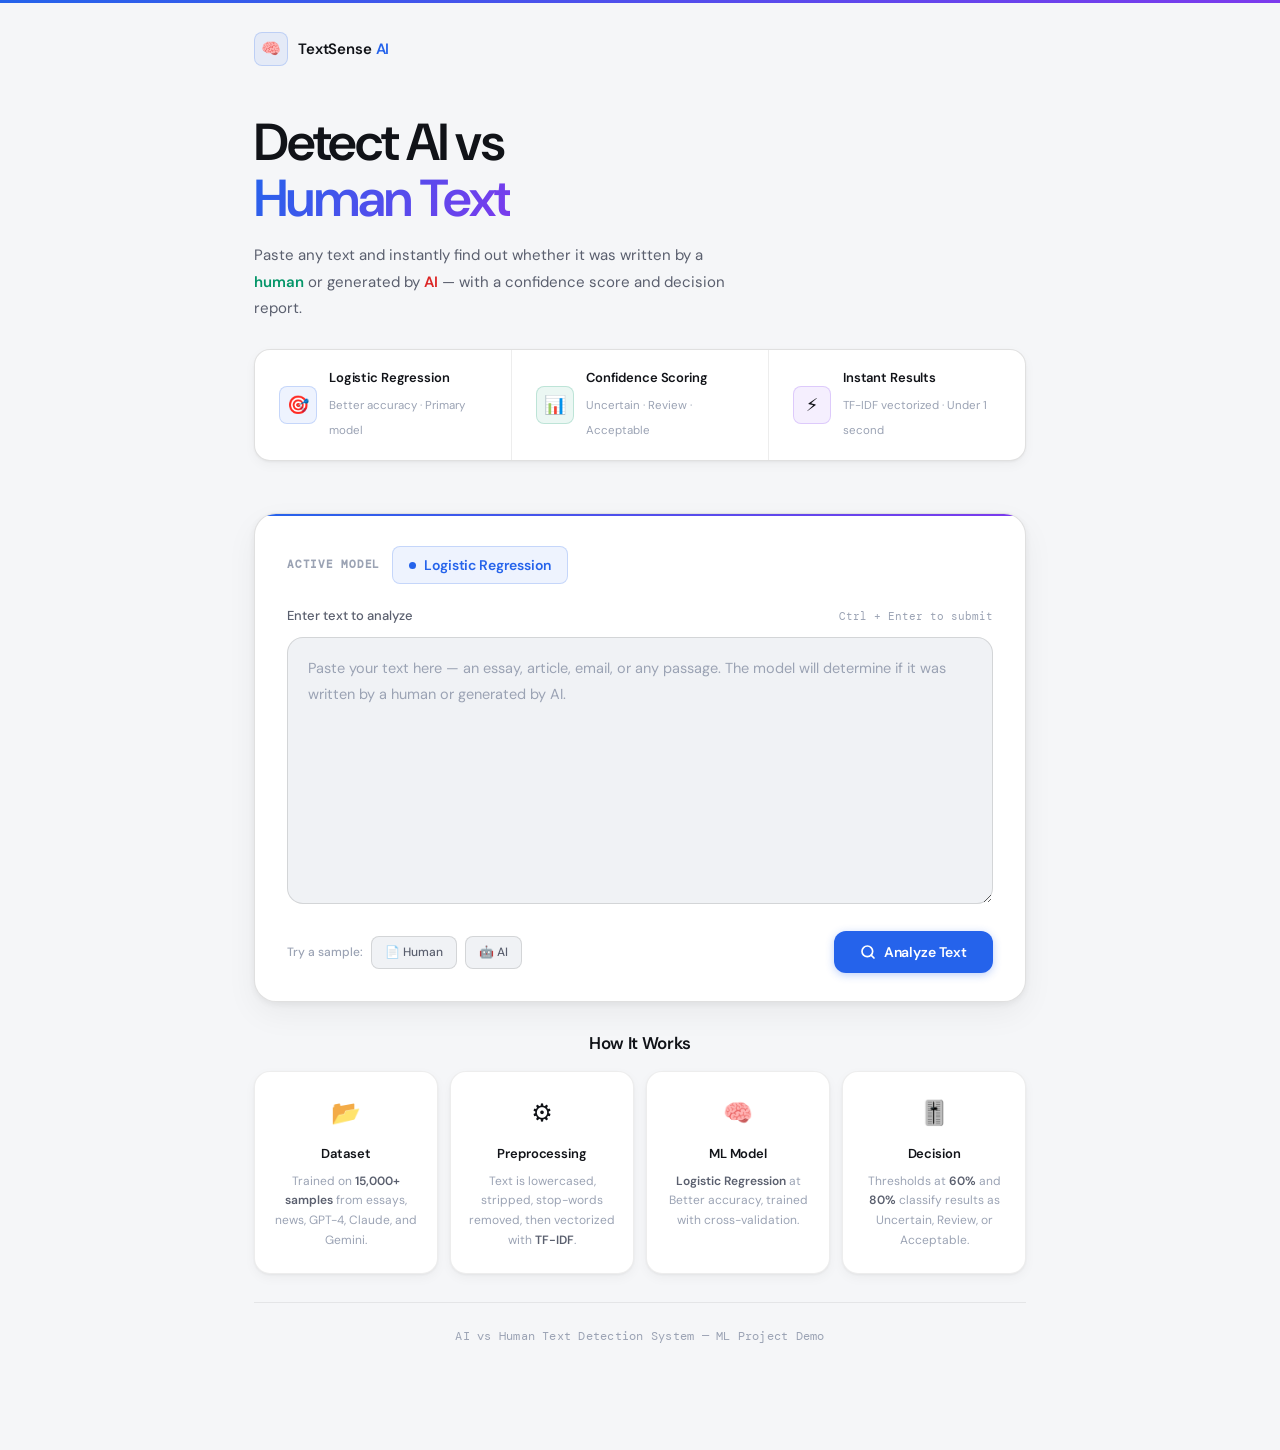
<file: index.html>
<!DOCTYPE html>
<html lang="en">
<head>
  <meta charset="UTF-8" />
  <meta name="viewport" content="width=device-width, initial-scale=1.0" />
  <title>AI vs Human Text Detector</title>
  <meta name="description" content="Detect whether text is human-written or AI-generated using ML models." />
  <link rel="stylesheet" href="style.css" />
</head>
<body>

  <!-- kept in DOM, hidden via CSS -->
  <div class="bg-blobs">
    <div class="blob b1"></div>
    <div class="blob b2"></div>
    <div class="blob b3"></div>
    <div class="blob b4"></div>
  </div>
  <div class="grid-lines"></div>

  <div class="wrapper">

    <!-- ── NAV ── -->
    <nav class="navbar">
      <div class="brand">
        <div class="brand-icon">🧠</div>
        <span class="brand-name">TextSense <em>AI</em></span>
      </div>
      
    </nav>

    <!-- ── HERO ── -->
    <header class="hero fade-in">
      

      <h1 class="hero-title">
        Detect AI vs<br />
        <span class="grad-text">Human Text</span>
      </h1>

      <p class="hero-sub">
        Paste any text and instantly find out whether it was written by a
        <span class="hl-green">human</span> or generated by
        <span class="hl-red">AI</span> — with a confidence score and decision report.
      </p>

      <!-- Info block replacing stat bar -->
      <div class="hero-desc-block">
        <div class="hero-desc-item">
          <div class="hero-desc-icon blue">🎯</div>
          <div class="hero-desc-text">
            <strong>Logistic Regression</strong>
            <span>Better accuracy · Primary model</span>
          </div>
        </div>
        <div class="hero-desc-sep"></div>
        <div class="hero-desc-item">
          <div class="hero-desc-icon green">📊</div>
          <div class="hero-desc-text">
            <strong>Confidence Scoring</strong>
            <span>Uncertain · Review · Acceptable</span>
          </div>
        </div>
        <div class="hero-desc-sep"></div>
        <div class="hero-desc-item">
          <div class="hero-desc-icon violet">⚡</div>
          <div class="hero-desc-text">
            <strong>Instant Results</strong>
            <span>TF-IDF vectorized · Under 1 second</span>
          </div>
        </div>
      </div>
    </header>

    <!-- ── INPUT CARD ── -->
    <main class="glass-card input-card fade-in" style="animation-delay:.12s">

      <div class="card-top-line"></div>

      <!-- Single Model Display -->
      <div class="model-row">
        <span class="model-label">Active Model</span>
        <div class="model-badge">
          <span class="model-badge-dot"></span>
          Logistic Regression
        </div>
       
      </div>

      <!-- Textarea -->
      <div class="input-group">
        <div class="input-top-row">
          <label class="input-lbl" for="txtInput">Enter text to analyze</label>
          <span class="input-hint">Ctrl + Enter to submit</span>
        </div>
        <textarea
          id="txtInput"
          class="txtarea"
          placeholder="Paste your text here — an essay, article, email, or any passage. The model will determine if it was written by a human or generated by AI."
          rows="9"
        ></textarea>
      </div>

      <!-- Actions -->
      <div class="card-actions">
        <div class="sample-group">
          <span class="sample-lbl">Try a sample:</span>
          <span class="chip-btn" onclick="loadSample('human')">📄 Human</span>
          <span class="chip-btn chip-ai" onclick="loadSample('ai')">🤖 AI</span>
        </div>
        <button class="btn-analyze" onclick="analyzeText()">
          <svg width="16" height="16" viewBox="0 0 24 24" fill="none"
               stroke="currentColor" stroke-width="2.5"
               stroke-linecap="round" stroke-linejoin="round">
            <circle cx="11" cy="11" r="8"/>
            <path d="m21 21-4.35-4.35"/>
          </svg>
          Analyze Text
          <span class="btn-shine"></span>
        </button>
      </div>

    </main>

    <!-- ── HOW IT WORKS ── -->
    <section class="how-section fade-in" style="animation-delay:.24s">
      <h2 class="sec-title">How It Works</h2>
      <div class="how-grid">

        <div class="how-card glass-card-sm">
          <div class="how-ico">📂</div>
          <h3>Dataset</h3>
          <p>Trained on <strong>15,000+ samples</strong> from essays, news, GPT-4, Claude, and Gemini.</p>
        </div>

        <div class="how-card glass-card-sm">
          <div class="how-ico">⚙️</div>
          <h3>Preprocessing</h3>
          <p>Text is lowercased, stripped, stop-words removed, then vectorized with <strong>TF-IDF</strong>.</p>
        </div>

        <div class="how-card glass-card-sm">
          <div class="how-ico">🧠</div>
          <h3>ML Model</h3>
          <p><strong>Logistic Regression</strong> at Better accuracy, trained with cross-validation.</p>
        </div>

        <div class="how-card glass-card-sm">
          <div class="how-ico">🎚️</div>
          <h3>Decision</h3>
          <p>Thresholds at <strong>60%</strong> and <strong>80%</strong> classify results as Uncertain, Review, or Acceptable.</p>
        </div>

      </div>
    </section>

    <footer class="site-footer">
      AI vs Human Text Detection System &mdash; ML Project Demo
    </footer>

  </div>

  <!-- ── JAVASCRIPT (unchanged) ── -->
  <script>
    function loadSample(type) {
      const samples = {
        human: `I remember the first time I tried to bake bread. It was a rainy Sunday afternoon and I had nothing better to do. The dough kept sticking to my hands and I had no idea what I was doing. My grandmother used to make it look so easy, but standing there in my kitchen, flour everywhere, I realized how much skill actually goes into it. The loaf came out dense and a little burnt on the bottom, but I ate it anyway — proudly.`,
        ai: `Artificial intelligence has revolutionized numerous industries by enabling machines to perform tasks that traditionally required human intelligence. Through the utilization of advanced algorithms and neural networks, AI systems can process vast amounts of data, identify patterns, and generate insights with remarkable efficiency. Furthermore, the integration of machine learning techniques has significantly enhanced the capability of these systems to adapt and improve over time.`
      };
      document.getElementById('txtInput').value = samples[type];
    }

    document.getElementById('txtInput').addEventListener('keydown', function(e) {
      if (e.ctrlKey && e.key === 'Enter') analyzeText();
    });

    async function analyzeText() {
      const text = document.getElementById('txtInput').value.trim();

      if (!text) {
        alert('Please enter some text first!');
        return;
      }

      const btn = document.querySelector('.btn-analyze');
      btn.innerHTML = '⏳ Analyzing...';
      btn.disabled = true;

      try {
        const response = await fetch('http://127.0.0.1:5000/predict', {
          method: 'POST',
          headers: { 'Content-Type': 'application/json' },
          body: JSON.stringify({ text: text })
        });

        const result = await response.json();

        localStorage.setItem('analysisResult', JSON.stringify({
          prediction:   result.prediction,
          confidence:   result.confidence,
          decision:     result.decision,
          word_count:   result.word_count,
          text_preview: text.substring(0, 120) + (text.length > 120 ? '...' : '')
        }));

        window.location.href = 'result.html';

      } catch (error) {
        alert('❌ Error connecting to server. Make sure app.py is running!');
        btn.innerHTML = `<svg width="16" height="16" viewBox="0 0 24 24" fill="none"
          stroke="currentColor" stroke-width="2.5"
          stroke-linecap="round" stroke-linejoin="round">
          <circle cx="11" cy="11" r="8"/><path d="m21 21-4.35-4.35"/>
        </svg> Analyze Text<span class="btn-shine"></span>`;
        btn.disabled = false;
      }
    }
  </script>

</body>
</html>
</file>
<file: style.css>
/* =============================================================
   AI vs Human Text Detector — Shared Stylesheet
   Theme: Clean Light · Minimal · Editorial
   ============================================================= */

@import url('https://fonts.googleapis.com/css2?family=DM+Sans:wght@300;400;500;600&family=DM+Mono:wght@400;500&display=swap');

*, *::before, *::after { box-sizing: border-box; margin: 0; padding: 0; }
a { text-decoration: none; }
button, input, textarea, select { font-family: inherit; }

/* ── Design Tokens ── */
:root {
  --bg:          #f5f6f8;
  --surface:     #ffffff;
  --surface2:    #f0f2f5;
  --surface3:    #e8ebf0;
  --border:      rgba(0,0,0,0.07);
  --border-hi:   rgba(0,0,0,0.12);

  --text:        #111318;
  --text-2:      #5a5f6e;
  --text-3:      #9ba3b4;

  --accent:      #2563eb;
  --accent-light:rgba(37,99,235,0.08);
  --accent-bd:   rgba(37,99,235,0.2);

  --green:       #059669;
  --green-dim:   rgba(5,150,105,0.08);
  --green-bd:    rgba(5,150,105,0.2);

  --red:         #dc2626;
  --red-dim:     rgba(220,38,38,0.08);
  --red-bd:      rgba(220,38,38,0.2);

  --amber:       #d97706;
  --amber-dim:   rgba(217,119,6,0.08);
  --amber-bd:    rgba(217,119,6,0.2);

  --violet:      #7c3aed;
  --violet-dim:  rgba(124,58,237,0.08);
  --violet-bd:   rgba(124,58,237,0.2);

  --radius-sm:   8px;
  --radius:      12px;
  --radius-lg:   16px;
  --radius-xl:   22px;

  --font:        'DM Sans', system-ui, sans-serif;
  --mono:        'DM Mono', monospace;

  --shadow-sm:   0 1px 3px rgba(0,0,0,0.06), 0 4px 12px rgba(0,0,0,0.04);
  --shadow:      0 2px 8px rgba(0,0,0,0.07), 0 12px 32px rgba(0,0,0,0.05);
  --shadow-lg:   0 4px 16px rgba(0,0,0,0.09), 0 24px 48px rgba(0,0,0,0.07);

  --t:           200ms;
  --ease:        cubic-bezier(0.4, 0, 0.2, 1);
}

html { scroll-behavior: smooth; font-size: 16px; }

body {
  font-family: var(--font);
  background: var(--bg);
  color: var(--text);
  min-height: 100vh;
  overflow-x: hidden;
  -webkit-font-smoothing: antialiased;
  line-height: 1.6;
}

/* Top accent stripe */
body::before {
  content: '';
  position: fixed;
  top: 0; left: 0; right: 0;
  height: 3px;
  background: linear-gradient(90deg, var(--accent), var(--violet));
  z-index: 100;
}

.wrapper {
  position: relative;
  z-index: 1;
  max-width: 820px;
  margin: 0 auto;
  padding: 0 24px 80px;
}

.fade-in { animation: fadeUp 0.45s var(--ease) both; }
@keyframes fadeUp {
  from { opacity: 0; transform: translateY(14px); }
  to   { opacity: 1; transform: translateY(0); }
}

.bg-blobs, .grid-lines { display: none; }

/* =============================================================
   NAVBAR
   ============================================================= */
.navbar {
  display: flex;
  align-items: center;
  justify-content: space-between;
  padding: 32px 0 48px;
}

.brand {
  display: flex;
  align-items: center;
  gap: 10px;
}

.brand-icon {
  width: 34px;
  height: 34px;
  background: var(--accent-light);
  border: 1px solid var(--accent-bd);
  border-radius: var(--radius-sm);
  display: grid;
  place-items: center;
  font-size: 16px;
}

.brand-name {
  font-size: 15px;
  font-weight: 600;
  color: var(--text);
  letter-spacing: -0.01em;
}

.brand-name em {
  font-style: normal;
  color: var(--accent);
}

.nav-pill {
  display: flex;
  align-items: center;
  gap: 7px;
  padding: 6px 13px;
  background: var(--green-dim);
  border: 1px solid var(--green-bd);
  border-radius: 100px;
  font-size: 11.5px;
  font-weight: 500;
  color: var(--green);
  font-family: var(--mono);
}

.live-dot {
  width: 6px;
  height: 6px;
  border-radius: 50%;
  background: var(--green);
  animation: pulse 2.4s ease-in-out infinite;
}

@keyframes pulse {
  0%, 100% { opacity: 1; }
  50%       { opacity: 0.3; }
}

.nav-back-btn {
  display: flex;
  align-items: center;
  gap: 7px;
  padding: 8px 16px;
  background: var(--surface);
  border: 1px solid var(--border-hi);
  border-radius: var(--radius);
  font-size: 13px;
  font-weight: 500;
  color: var(--text-2);
  box-shadow: var(--shadow-sm);
  transition: color var(--t) var(--ease), box-shadow var(--t) var(--ease), background var(--t) var(--ease);
}

.nav-back-btn:hover {
  color: var(--accent);
  background: var(--accent-light);
  border-color: var(--accent-bd);
  box-shadow: var(--shadow);
}

/* =============================================================
   HERO
   ============================================================= */
.hero { padding: 0 0 52px; }
.result-hero { padding: 0 0 36px; }

.hero-chip {
  display: inline-flex;
  align-items: center;
  gap: 6px;
  padding: 5px 13px;
  background: var(--accent-light);
  border: 1px solid var(--accent-bd);
  border-radius: 100px;
  font-family: var(--mono);
  font-size: 11px;
  font-weight: 500;
  letter-spacing: 0.05em;
  text-transform: uppercase;
  color: var(--accent);
  margin-bottom: 22px;
}

.hero-title {
  font-size: clamp(34px, 5.5vw, 52px);
  font-weight: 600;
  line-height: 1.08;
  letter-spacing: -0.03em;
  color: var(--text);
  margin-bottom: 16px;
}

.grad-text {
  background: linear-gradient(120deg, var(--accent) 0%, var(--violet) 100%);
  -webkit-background-clip: text;
  -webkit-text-fill-color: transparent;
  background-clip: text;
}

.hero-sub {
  font-size: 15px;
  color: var(--text-2);
  max-width: 480px;
  line-height: 1.75;
}

/* Hero info block (replaces stat bar) */
.hero-desc-block {
  display: flex;
  align-items: stretch;
  gap: 0;
  margin-top: 28px;
  background: var(--surface);
  border: 1px solid var(--border-hi);
  border-radius: var(--radius-lg);
  box-shadow: var(--shadow-sm);
  overflow: hidden;
}

.hero-desc-item {
  display: flex;
  align-items: center;
  gap: 12px;
  padding: 18px 24px;
  flex: 1;
}

.hero-desc-icon {
  width: 38px;
  height: 38px;
  border-radius: var(--radius-sm);
  display: grid;
  place-items: center;
  font-size: 18px;
  flex-shrink: 0;
}

.hero-desc-icon.blue   { background: var(--accent-light);  border: 1px solid var(--accent-bd); }
.hero-desc-icon.green  { background: var(--green-dim);      border: 1px solid var(--green-bd); }
.hero-desc-icon.violet { background: var(--violet-dim);     border: 1px solid var(--violet-bd); }

.hero-desc-text strong {
  display: block;
  font-size: 13px;
  font-weight: 600;
  color: var(--text);
  letter-spacing: -0.01em;
  margin-bottom: 2px;
}

.hero-desc-text span {
  font-size: 11.5px;
  color: var(--text-3);
}

.hero-desc-sep {
  width: 1px;
  background: var(--border);
  flex-shrink: 0;
}

/* Color helpers */
.c-green  { color: var(--green) !important; }
.c-red    { color: var(--red) !important; }
.c-violet { color: var(--violet) !important; }
.c-amber  { color: var(--amber) !important; }
.hl-green { color: var(--green); font-weight: 600; }
.hl-red   { color: var(--red);   font-weight: 600; }

/* =============================================================
   CARD BASE
   ============================================================= */
.glass-card {
  background: var(--surface);
  border: 1px solid var(--border-hi);
  border-radius: var(--radius-xl);
  box-shadow: var(--shadow);
  position: relative;
  overflow: hidden;
}

.glass-card-sm {
  background: var(--surface);
  border: 1px solid var(--border);
  border-radius: var(--radius-lg);
  box-shadow: var(--shadow-sm);
  transition: border-color var(--t) var(--ease), box-shadow var(--t) var(--ease), transform var(--t) var(--ease);
}

.glass-card-sm:hover {
  border-color: var(--border-hi);
  box-shadow: var(--shadow);
  transform: translateY(-2px);
}

.card-top-line {
  position: absolute;
  top: 0; left: 0; right: 0;
  height: 2px;
  background: linear-gradient(90deg, var(--accent), var(--violet));
  pointer-events: none;
}

.card-top-green  { background: linear-gradient(90deg, var(--green), #34d399); }
.card-top-violet { background: linear-gradient(90deg, var(--violet), #a78bfa); }
.card-top-red    { background: linear-gradient(90deg, var(--red), #f87171); }
.card-top-amber  { background: linear-gradient(90deg, var(--amber), #fbbf24); }

/* =============================================================
   INPUT CARD
   ============================================================= */
.input-card {
  padding: 32px 32px 28px;
  margin-bottom: 28px;
}

/* Single model display */
.model-row {
  display: flex;
  align-items: center;
  gap: 12px;
  margin-bottom: 22px;
  flex-wrap: wrap;
}

.model-label {
  font-size: 11px;
  font-weight: 600;
  letter-spacing: 0.07em;
  text-transform: uppercase;
  color: var(--text-3);
  font-family: var(--mono);
}

.model-badge {
  display: inline-flex;
  align-items: center;
  gap: 8px;
  padding: 7px 16px;
  background: var(--accent-light);
  border: 1px solid var(--accent-bd);
  border-radius: var(--radius-sm);
  font-size: 14px;
  font-weight: 600;
  color: var(--accent);
  letter-spacing: -0.01em;
}

.model-badge-dot {
  width: 7px;
  height: 7px;
  border-radius: 50%;
  background: var(--accent);
}

.model-accuracy {
  font-family: var(--mono);
  font-size: 11px;
  font-weight: 500;
  color: var(--green);
  padding: 4px 10px;
  background: var(--green-dim);
  border: 1px solid var(--green-bd);
  border-radius: 100px;
}

/* Textarea */
.input-group { margin-bottom: 20px; }

.input-top-row {
  display: flex;
  align-items: center;
  justify-content: space-between;
  margin-bottom: 10px;
}

.input-lbl {
  font-size: 13px;
  font-weight: 500;
  color: var(--text-2);
}

.input-hint {
  font-family: var(--mono);
  font-size: 11px;
  color: var(--text-3);
}

.txtarea {
  width: 100%;
  background: var(--surface2);
  border: 1px solid var(--border-hi);
  border-radius: var(--radius-lg);
  padding: 18px 20px;
  font-family: var(--font);
  font-size: 14.5px;
  line-height: 1.75;
  color: var(--text);
  resize: vertical;
  min-height: 180px;
  outline: none;
  transition: border-color var(--t) var(--ease), background var(--t) var(--ease), box-shadow var(--t) var(--ease);
}

.txtarea::placeholder { color: var(--text-3); }

.txtarea:focus {
  border-color: var(--accent);
  background: var(--surface);
  box-shadow: 0 0 0 3px rgba(37,99,235,0.08);
}

.card-actions {
  display: flex;
  align-items: center;
  justify-content: space-between;
  flex-wrap: wrap;
  gap: 12px;
}

.sample-group {
  display: flex;
  align-items: center;
  gap: 8px;
  flex-wrap: wrap;
}

.sample-lbl {
  font-size: 12px;
  color: var(--text-3);
  font-weight: 500;
}

.chip-btn {
  padding: 6px 13px;
  font-size: 12px;
  font-weight: 500;
  color: var(--text-2);
  background: var(--surface2);
  border: 1px solid var(--border-hi);
  border-radius: var(--radius-sm);
  cursor: pointer;
  transition: all var(--t) var(--ease);
}

.chip-btn:hover {
  color: var(--accent);
  background: var(--accent-light);
  border-color: var(--accent-bd);
}

.chip-ai:hover {
  color: var(--red);
  background: var(--red-dim);
  border-color: var(--red-bd);
}

.btn-analyze {
  position: relative;
  display: inline-flex;
  align-items: center;
  gap: 8px;
  padding: 12px 26px;
  font-family: var(--font);
  font-size: 14px;
  font-weight: 600;
  color: #fff;
  letter-spacing: -0.01em;
  background: var(--accent);
  border: none;
  border-radius: var(--radius);
  cursor: pointer;
  overflow: hidden;
  transition: transform var(--t) var(--ease), box-shadow var(--t) var(--ease), background var(--t) var(--ease);
  box-shadow: 0 2px 8px rgba(37,99,235,0.3);
}

.btn-analyze:hover {
  transform: translateY(-2px);
  box-shadow: 0 6px 20px rgba(37,99,235,0.35);
  background: #1d4ed8;
}

.btn-analyze:active { transform: translateY(0); }
.btn-analyze:disabled { opacity: 0.55; cursor: not-allowed; transform: none; }

.btn-shine {
  position: absolute;
  inset: 0;
  background: linear-gradient(90deg, transparent, rgba(255,255,255,0.15), transparent);
  transform: translateX(-100%);
  animation: btnShine 3s ease-in-out infinite;
}

@keyframes btnShine {
  0%   { transform: translateX(-100%); }
  100% { transform: translateX(220%); }
}

/* =============================================================
   HOW IT WORKS
   ============================================================= */
.how-section { margin-bottom: 28px; }

.sec-title {
  font-size: 17px;
  font-weight: 600;
  letter-spacing: -0.02em;
  color: var(--text);
  margin-bottom: 14px;
  text-align: center;
}

.how-grid {
  display: grid;
  grid-template-columns: repeat(4, 1fr);
  gap: 12px;
}

.how-card { padding: 22px 18px; text-align: center; }

.how-ico { font-size: 24px; display: block; margin-bottom: 11px; }

.how-card h3 {
  font-size: 13px;
  font-weight: 600;
  color: var(--text);
  margin-bottom: 7px;
  letter-spacing: -0.01em;
}

.how-card p { font-size: 12px; color: var(--text-3); line-height: 1.65; }
.how-card strong { color: var(--text-2); font-weight: 600; }

/* =============================================================
   RESULT CARDS
   ============================================================= */
.results-section {
  display: grid;
  grid-template-columns: repeat(3, 1fr);
  gap: 14px;
  margin-bottom: 20px;
}

.res-card {
  background: var(--surface);
  border: 1px solid var(--border-hi);
  border-radius: var(--radius-xl);
  padding: 24px 22px;
  display: flex;
  flex-direction: column;
  gap: 14px;
  position: relative;
  overflow: hidden;
  box-shadow: var(--shadow-sm);
  transition: transform var(--t) var(--ease), box-shadow var(--t) var(--ease);
}

.res-card:hover {
  transform: translateY(-3px);
  box-shadow: var(--shadow-lg);
}

.card-human   { border-top: 2px solid var(--green); }
.card-conf    { border-top: 2px solid var(--violet); }
.card-decision{ border-top: 2px solid var(--green); }

.res-card-header {
  display: flex;
  align-items: center;
  gap: 12px;
}

.res-icon-box {
  width: 42px;
  height: 42px;
  border-radius: var(--radius);
  display: grid;
  place-items: center;
  font-size: 20px;
  flex-shrink: 0;
}

.icon-green  { background: var(--green-dim);  border: 1px solid var(--green-bd); }
.icon-violet { background: var(--violet-dim); border: 1px solid var(--violet-bd); }
.icon-red    { background: var(--red-dim);    border: 1px solid var(--red-bd); }
.icon-amber  { background: var(--amber-dim);  border: 1px solid var(--amber-bd); }

.res-eyebrow {
  font-family: var(--mono);
  font-size: 10px;
  font-weight: 500;
  letter-spacing: 0.07em;
  text-transform: uppercase;
  color: var(--text-3);
  margin-bottom: 4px;
}

.res-heading {
  font-size: 19px;
  font-weight: 600;
  letter-spacing: -0.02em;
  line-height: 1;
  color: var(--text);
}

.conf-num { font-size: 26px; font-family: var(--mono); }

.res-desc { font-size: 12px; color: var(--text-2); line-height: 1.65; }

.res-tag {
  display: inline-flex;
  align-items: center;
  gap: 5px;
  padding: 5px 11px;
  border-radius: 100px;
  font-size: 11.5px;
  font-weight: 600;
  width: fit-content;
  font-family: var(--mono);
}

.tag-green { color: var(--green); background: var(--green-dim); border: 1px solid var(--green-bd); }
.tag-red   { color: var(--red);   background: var(--red-dim);   border: 1px solid var(--red-bd); }
.tag-amber { color: var(--amber); background: var(--amber-dim); border: 1px solid var(--amber-bd); }

.mini-signals { display: flex; flex-direction: column; gap: 7px; }
.msig { display: flex; align-items: center; gap: 8px; }

.msig-name { font-size: 11px; color: var(--text-3); width: 110px; flex-shrink: 0; }

.msig-bar-track {
  flex: 1;
  height: 4px;
  background: var(--surface2);
  border-radius: 2px;
  overflow: hidden;
}

.msig-bar {
  display: block;
  height: 100%;
  width: var(--w);
  background: var(--c);
  border-radius: 2px;
  animation: growBar 1.2s var(--ease) both;
}

.msig-val {
  font-family: var(--mono);
  font-size: 11px;
  font-weight: 500;
  width: 28px;
  text-align: right;
  flex-shrink: 0;
}

.prog-wrap { display: flex; flex-direction: column; gap: 8px; }

.prog-track {
  position: relative;
  height: 10px;
  background: var(--surface2);
  border-radius: 100px;
  border: 1px solid var(--border);
  overflow: visible;
}

.prog-fill {
  height: 100%;
  width: 0;
  background: var(--fill);
  border-radius: 100px;
  position: relative;
  animation: growBar 1.3s var(--ease) forwards;
}

@keyframes growBar {
  from { width: 0; }
  to   { width: var(--prog, var(--w)); }
}

.prog-fill::after {
  content: '';
  position: absolute;
  right: -1px;
  top: 50%;
  transform: translate(50%, -50%);
  width: 14px;
  height: 14px;
  border-radius: 50%;
  background: var(--green);
  border: 2px solid white;
  box-shadow: 0 0 0 2px var(--green-bd);
}

.prog-marker {
  position: absolute;
  top: 50%;
  transform: translate(-50%, calc(-50% - 15px));
  font-size: 9px;
  font-family: var(--mono);
  color: var(--text-3);
}

.prog-marker::after {
  content: '';
  position: absolute;
  left: 50%;
  bottom: -8px;
  transform: translateX(-50%);
  width: 1px;
  height: 9px;
  background: var(--border-hi);
}

.prog-scale {
  display: flex;
  justify-content: space-between;
  font-size: 10px;
  font-family: var(--mono);
  color: var(--text-3);
}

.threshold-legend { display: flex; gap: 5px; flex-wrap: wrap; }

.tleg {
  font-size: 10.5px;
  font-weight: 500;
  padding: 3px 9px;
  border-radius: 100px;
  font-family: var(--mono);
}

.tleg-warn   { color: var(--amber); background: var(--amber-dim); border: 1px solid var(--amber-bd); }
.tleg-review { color: #ea580c; background: rgba(234,88,12,0.08); border: 1px solid rgba(234,88,12,0.2); }
.tleg-ok     { color: var(--green); background: var(--green-dim); border: 1px solid var(--green-bd); }

.model-scores { display: flex; flex-direction: column; gap: 5px; }

.mscore {
  display: flex;
  justify-content: space-between;
  align-items: center;
  padding: 7px 11px;
  background: var(--surface2);
  border: 1px solid var(--border);
  border-radius: var(--radius-sm);
  font-size: 11.5px;
}

.mscore-name { color: var(--text-3); font-weight: 500; }
.mscore-val  { color: var(--text);   font-weight: 600; font-family: var(--mono); }

.decision-states { display: flex; flex-direction: column; gap: 6px; }

.dstate {
  display: flex;
  align-items: center;
  gap: 10px;
  padding: 10px 12px;
  border-radius: var(--radius);
  border: 1px solid transparent;
  transition: all var(--t) var(--ease);
  opacity: 0.35;
}

.dstate-active { opacity: 1; }
.dstate-green  { background: var(--green-dim);  border-color: var(--green-bd); }
.dstate-review { background: var(--amber-dim);  border-color: var(--amber-bd); }
.dstate-ai     { background: var(--red-dim);    border-color: var(--red-bd); }

.dstate-icon { font-size: 17px; flex-shrink: 0; }

.dstate-name { font-size: 12.5px; font-weight: 600; color: var(--text); margin-bottom: 1px; }
.dstate-rule { font-size: 10.5px; color: var(--text-3); font-family: var(--mono); }

.dstate-badge {
  margin-left: auto;
  padding: 2px 9px;
  border-radius: 100px;
  font-family: var(--mono);
  font-size: 10px;
  font-weight: 500;
  flex-shrink: 0;
}

.green-badge { color: var(--green); background: var(--green-dim); border: 1px solid var(--green-bd); }
.red-badge   { color: var(--red);   background: var(--red-dim);   border: 1px solid var(--red-bd); }
.amber-badge { color: var(--amber); background: var(--amber-dim); border: 1px solid var(--amber-bd); }

/* =============================================================
   SUMMARY STRIP
   ============================================================= */
.summary-strip {
  background: var(--surface);
  border: 1px solid var(--border-hi);
  border-radius: var(--radius-xl);
  padding: 22px 28px;
  margin-bottom: 24px;
  position: relative;
  overflow: hidden;
  box-shadow: var(--shadow-sm);
}

.sstrip-inner {
  display: flex;
  align-items: center;
  justify-content: space-around;
  flex-wrap: wrap;
  gap: 10px;
}

.sstrip-item { display: flex; align-items: center; gap: 10px; }
.sstrip-ico  { font-size: 18px; opacity: 0.6; }

.sstrip-lbl {
  font-family: var(--mono);
  font-size: 10px;
  font-weight: 500;
  text-transform: uppercase;
  letter-spacing: 0.06em;
  color: var(--text-3);
  margin-bottom: 3px;
}

.sstrip-val {
  font-size: 14px;
  font-weight: 600;
  color: var(--text);
  letter-spacing: -0.01em;
}

.sstrip-sep { width: 1px; height: 32px; background: var(--border-hi); }

/* =============================================================
   BACK BUTTON
   ============================================================= */
.back-row { display: flex; justify-content: center; margin-bottom: 24px; }

.btn-back {
  display: inline-flex;
  align-items: center;
  gap: 8px;
  padding: 11px 24px;
  font-size: 13.5px;
  font-weight: 600;
  color: var(--text-2);
  background: var(--surface);
  border: 1px solid var(--border-hi);
  border-radius: var(--radius);
  cursor: pointer;
  box-shadow: var(--shadow-sm);
  transition: all var(--t) var(--ease);
}

.btn-back:hover {
  color: var(--accent);
  border-color: var(--accent-bd);
  background: var(--accent-light);
  box-shadow: var(--shadow);
  transform: translateY(-2px);
}

/* =============================================================
   FOOTER
   ============================================================= */
.site-footer {
  text-align: center;
  padding: 24px 0;
  border-top: 1px solid var(--border);
  font-size: 12px;
  color: var(--text-3);
  font-family: var(--mono);
  letter-spacing: 0.02em;
}

/* =============================================================
   RESPONSIVE
   ============================================================= */
@media (max-width: 820px) {
  .how-grid { grid-template-columns: repeat(2, 1fr); }
  .results-section { grid-template-columns: 1fr 1fr; }
  .hero-desc-block { flex-direction: column; }
  .hero-desc-sep { width: 100%; height: 1px; }
}

@media (max-width: 580px) {
  .wrapper { padding: 0 16px 64px; }
  .input-card { padding: 22px 18px; }
  .results-section { grid-template-columns: 1fr; }
  .how-grid { grid-template-columns: 1fr 1fr; }
  .card-actions { flex-direction: column; align-items: stretch; }
  .btn-analyze { justify-content: center; }
  .sample-group { justify-content: center; }
  .sstrip-inner { flex-direction: column; align-items: flex-start; gap: 14px; }
  .sstrip-sep { display: none; }
  .hero-title { letter-spacing: -0.02em; }
  .msig-name { width: 90px; }
  .model-row { flex-wrap: wrap; }
}
</file>
